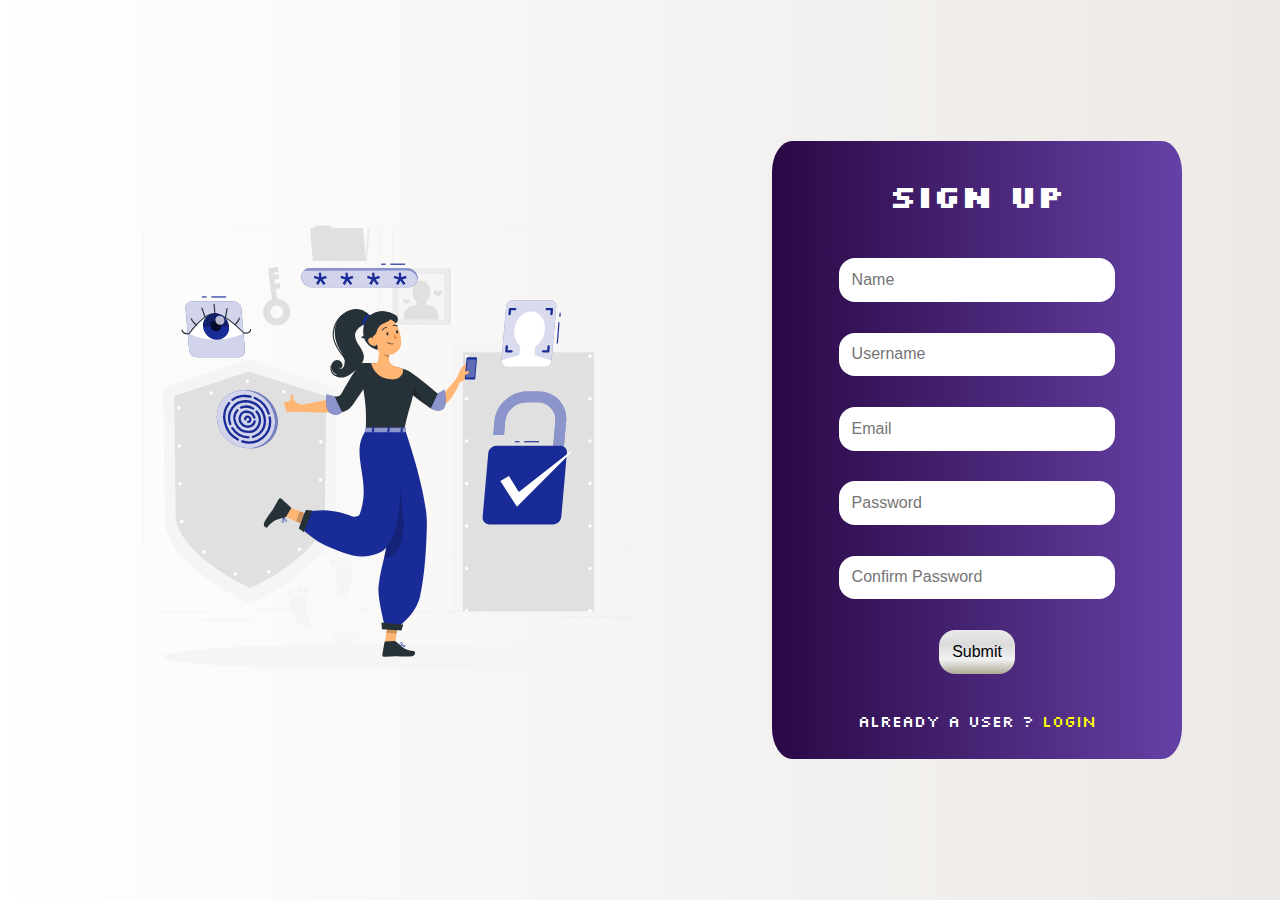
<file: index.html>
<!DOCTYPE html>
<html>
    <head>
        <meta charset="utf-8">
        <meta http-equiv="X-UA-Compatible" content="IE=edge">
        <title>Sign Up</title>
        <meta name="description" content="">
        <meta name="viewport" content="width=device-width, initial-scale=1">
        <link rel="stylesheet" href="index.css">
        <link rel="preconnect" href="https://fonts.googleapis.com">
        <link rel="preconnect" href="https://fonts.gstatic.com" crossorigin>
        <link href="https://fonts.googleapis.com/css2?family=DM+Sans:wght@400;500&family=Josefin+Sans:wght@200;300;400;500;700&family=Roboto+Condensed:wght@400;700&family=Silkscreen&display=swap" rel="stylesheet">
    </head>

    <body>
        
        <div class="body-contents">
            <div class="vector-image">
                <img src="Authentication-rafiki.svg" alt="image">
            </div>
            <div class="signup-container">
                <h1 class="signup-heading">
                    Sign Up
                </h1>
                <div class="signup-items">
                    <form action="index.php" method="post">
                        <input class="form-fields" type="text" placeholder="Name" id="name" required>
                        <input class="form-fields" type="text" placeholder="Username" id="username" required>
                        <input class="form-fields" type="email" placeholder="Email" id="email" required>
                        <input class="form-fields" type="password" placeholder="Password" id="email" required>
                        <input class="form-fields" type="password" placeholder="Confirm Password" id="confirm-password" required>
                        <div class="submit-button">
                            <button>Submit</button>
                        </div>
                    </form>
                </div>
                <p class="login-text">
                    Already a user ? <a href="login.html" class="login-link">Login</a>
                </p>
            </div>
        </div>
        <script src="" async defer></script>
    </body>
    
</html>
</file>
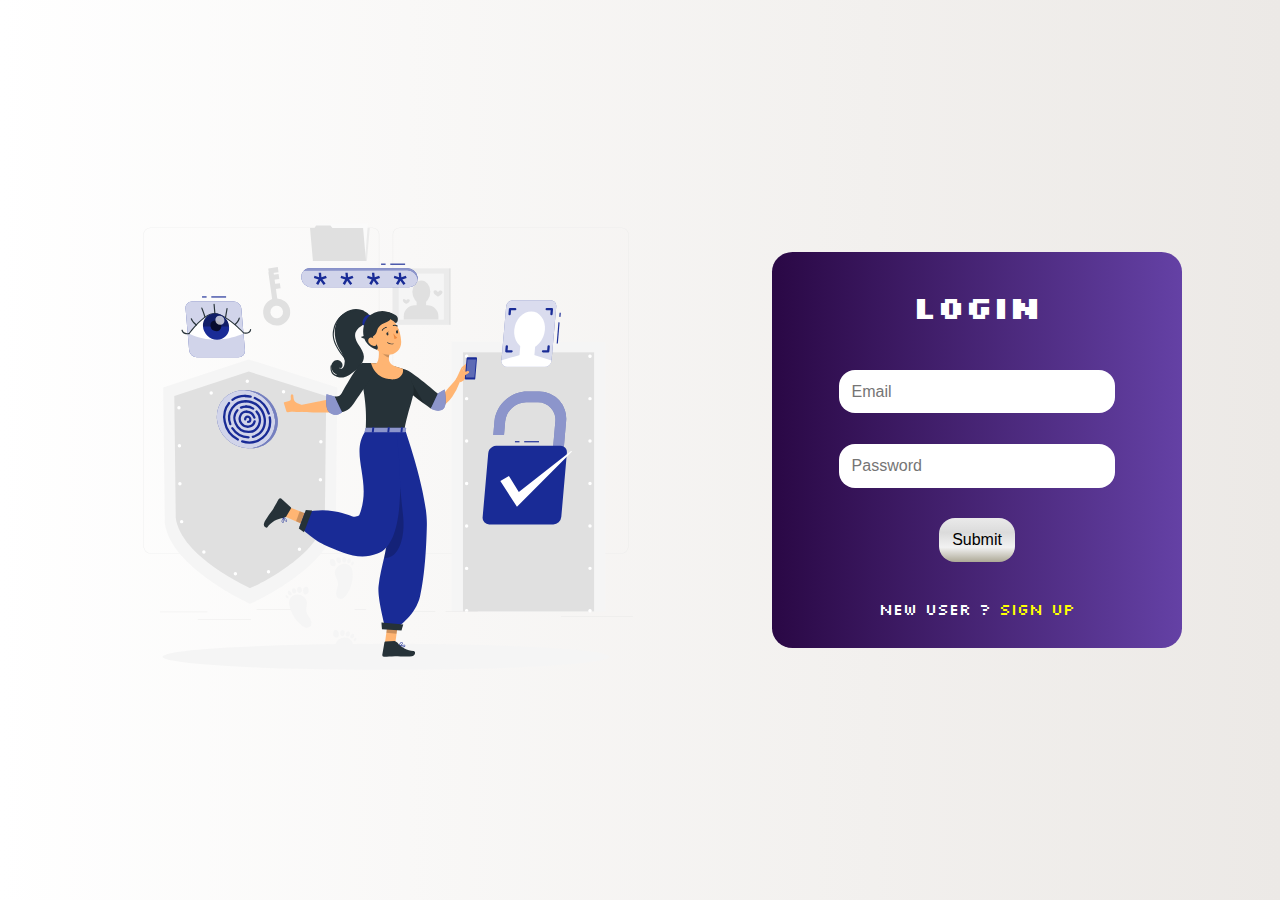
<file: login.html>
<!DOCTYPE html>
<html>
    <head>
        <meta charset="utf-8">
        <meta http-equiv="X-UA-Compatible" content="IE=edge">
        <title>Login</title>
        <meta name="description" content="">
        <meta name="viewport" content="width=device-width, initial-scale=1">
        <link rel="stylesheet" href="index.css">
        <link rel="preconnect" href="https://fonts.googleapis.com">
        <link rel="preconnect" href="https://fonts.gstatic.com" crossorigin>
        <link href="https://fonts.googleapis.com/css2?family=DM+Sans:wght@400;500&family=Josefin+Sans:wght@200;300;400;500;700&family=Roboto+Condensed:wght@400;700&family=Silkscreen&display=swap" rel="stylesheet">
    </head>

    <body>
        
        <div class="body-contents">
            <div class="vector-image">
                <img src="Authentication-rafiki.svg" alt="image">
            </div>
            <div class="signup-container">
                <h1 class="signup-heading">
                    Login
                </h1>
                <div class="signup-items">
                    <input class="form-fields" type="email" placeholder="Email">
                    <input class="form-fields" type="password" placeholder="Password">
                    <div class="submit-button">
                        <button>Submit</button>
                    </div>
                </div>
                <p class="login-text">
                    New User ? <a href="index.html" class="login-link">Sign up</a>
                </p>
            </div>
        </div>
        <script src="" async defer></script>
    </body>
    
</html>
</file>
<file: index.css>
body{
    margin: 0;
    background: #ECE9E6;  /* fallback for old browsers */
    background: -webkit-linear-gradient(to right, #FFFFFF, #ECE9E6);  /* Chrome 10-25, Safari 5.1-6 */
    background: linear-gradient(to right, #FFFFFF, #ECE9E6); /* W3C, IE 10+/ Edge, Firefox 16+, Chrome 26+, Opera 12+, Safari 7+ */
    font-family: 'DM Sans', sans-serif;
    font-family: 'Josefin Sans', sans-serif;
    font-family: 'Roboto Condensed', sans-serif;
    font-family: 'Silkscreen', cursive;
}

.body-contents{
    display: flex;
    width: 100;
    height: 100vh;
}

.vector-image{
    margin: auto;
    width: 45%;
}

.signup-container{
    background: #6441A5;  /* fallback for old browsers */
    background: -webkit-linear-gradient(to right, #2a0845, #6441A5);  /* Chrome 10-25, Safari 5.1-6 */
    background: linear-gradient(to right, #2a0845, #6441A5); /* W3C, IE 10+/ Edge, Firefox 16+, Chrome 26+, Opera 12+, Safari 7+ */
    color: white;
    align-items: center;
    border-radius: 5%;
    width: 30%;
    display: flex;
    flex-direction: column;
    margin: auto;
    margin-left: 0;
    padding: 1%;

}

.signup-container:hover{
    box-shadow: 0 0 11px #021327;
}

.signup-items{
    display: flex;
    flex-direction: column;
    padding: 1.5%;
    width: 80%;    
}

form{
    display: flex;
    flex-direction: column;
    padding: 0;
    width: 100%;
}

.form-fields{
    margin:5%;
    padding: 0.8rem;
    border-radius: 1rem;
    font-size: medium;
    border: none;
    
}

.submit-button{
    width: 100%;
    margin: 0;
    display: flex;
    align-items: center;
    justify-content: center;
    
}

button{
    width: 25%;
    margin:5%;
    padding: 0.8rem;
    font-size: medium;
    background: #ADA996;  /* fallback for old browsers */
    background: -webkit-linear-gradient(to bottom, #EAEAEA, #DBDBDB, #F2F2F2, #ADA996);  /* Chrome 10-25, Safari 5.1-6 */
    background: linear-gradient(to bottom, #EAEAEA, #DBDBDB, #F2F2F2, #ADA996); /* W3C, IE 10+/ Edge, Firefox 16+, Chrome 26+, Opera 12+, Safari 7+ */

    border: none;
    border-radius: 1rem;
}

button:hover{
    background: #ADA996;  /* fallback for old browsers */
    background: -webkit-linear-gradient(to right, #EAEAEA, #DBDBDB, #F2F2F2, #ADA996);  /* Chrome 10-25, Safari 5.1-6 */
    background: linear-gradient(to right, #EAEAEA, #DBDBDB, #F2F2F2, #ADA996); /* W3C, IE 10+/ Edge, Firefox 16+, Chrome 26+, Opera 12+, Safari 7+ */

}

a.login-link{
    color: yellow;
    text-decoration: none;
}

.login-link:hover{
    color: white;
}
</file>
